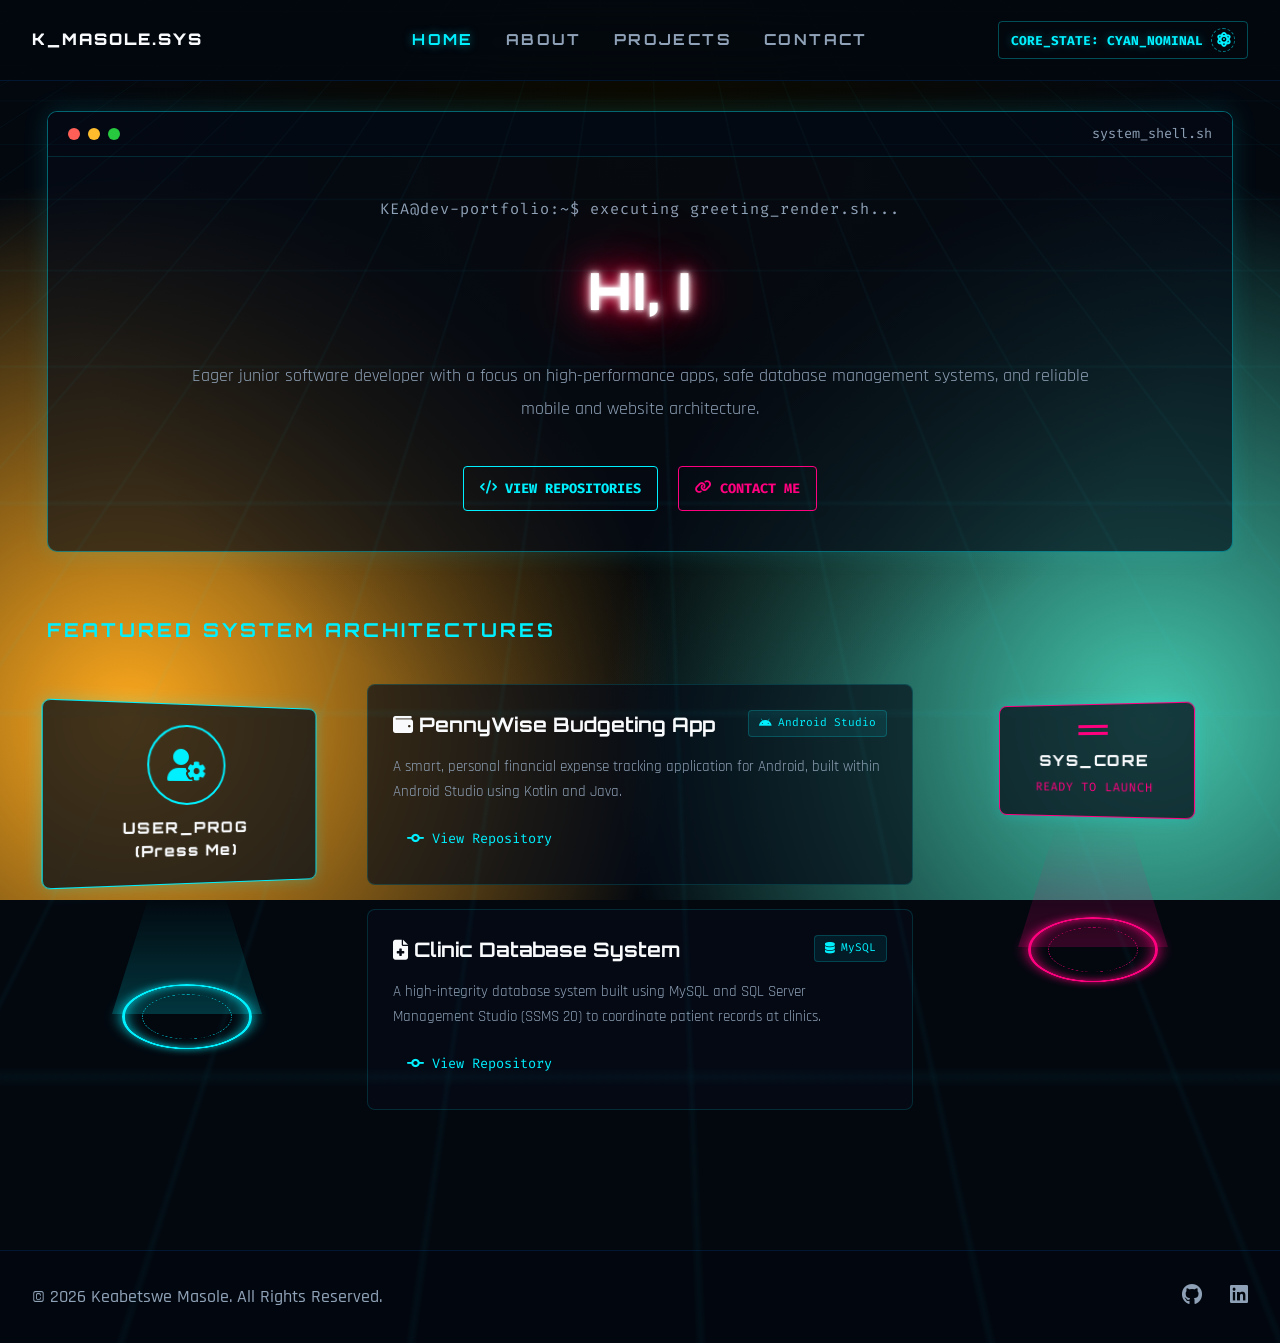
<file: index.html>
<!DOCTYPE html>
<html lang="en">
<head>
    <meta charset="UTF-8">
    <meta name="viewport" content="width=device-width, initial-scale=1.0">
    <title>Keabetswe Masole | Portfolio</title>
    <link rel="preconnect" href="https://fonts.googleapis.com">
    <link rel="preconnect" href="https://fonts.gstatic.com" crossorigin>
    <link href="https://fonts.googleapis.com/css2?family=Fira+Code:wght@400;500;700&family=Orbitron:wght@700;800;900&family=Rajdhani:wght@500;600;700&display=swap" rel="stylesheet">
    <link rel="stylesheet" href="https://cdnjs.cloudflare.com/ajax/libs/font-awesome/6.4.0/css/all.min.css">
    <link rel="stylesheet" href="css/style.css">
</head>
<body>
<div id="cyber-preloader" aria-hidden="true">
    <div class="loading-text">Initializing Systems...</div>
</div>

<header class="main-header">
    <div class="container">
        <nav class="navbar">
            <div style="grid-column: 1;">
                <a href="index.html" style="text-decoration: none;">
                    <span style="font-family: 'Orbitron', sans-serif; font-weight: 900; color: var(--text-primary); letter-spacing: 2px;">K_MASOLE.SYS</span>
                </a>
            </div>

            <div class="nav-links">
                <a href="index.html" class="nav-link-item active">Home</a>
                <a href="about.html" class="nav-link-item">About</a>
                <a href="projects.html" class="nav-link-item">Projects</a>
                <a href="contact.html" class="nav-link-item">Contact</a>
            </div>

            <div class="micro-status-dashboard">
                <button class="system-palette-trigger" id="voltageTrigger" style="background: none; border: 1px solid rgba(0,240,255,0.3); padding: 6px 12px; cursor: pointer; display: flex; align-items: center; gap: 8px; border-radius: 4px;">
                    <span id="coreStatusLabel" class="status-cyan" style="color: var(--neon-cyan); font-family: 'Fira Code', monospace; font-size: 0.8rem;">CORE_STATE: CYAN_NOMINAL</span>
                    <div class="rotating-reactor">
                        <i class="fa-solid fa-atom"></i>
                        <div class="reactor-halo"></div>
                    </div>
                </button>
            </div>
        </nav>
    </div>
</header>

<main class="content-wrapper">
    <div class="container">
        <div style="margin-top: 30px; flex: 1; width: 100%; max-width: 1400px; padding: 0 15px;">
            <div class="hero-grid" style="display: flex; width: 100%; margin-bottom: 3rem; justify-content: center;">
                <div class="terminal-card" style="width: 100%; max-width: 1200px; background: var(--bg-card); border: var(--border-glow-cyan); border-radius: 10px; overflow: hidden; box-shadow: 0 0 25px rgba(0, 240, 255, 0.15);">
                    <div class="terminal-header" style="background: rgba(4, 9, 20, 0.95); border-bottom: 1px solid rgba(0, 240, 255, 0.15); padding: 12px 20px; display: flex; justify-content: space-between; align-items: center;">
                        <div class="terminal-buttons" style="display: flex; gap: 8px;">
                            <span class="term-btn red" style="width: 12px; height: 12px; border-radius: 50%; background-color: #ff5f56; display: inline-block;"></span>
                            <span class="term-btn yellow" style="width: 12px; height: 12px; border-radius: 50%; background-color: #ffbd2e; display: inline-block;"></span>
                            <span class="term-btn green" style="width: 12px; height: 12px; border-radius: 50%; background-color: #27c93f; display: inline-block;"></span>
                        </div>
                        <div class="terminal-title" style="font-family: 'Fira Code', monospace; font-size: 0.85rem; color: var(--text-muted);">system_shell.sh</div>
                    </div>

                    <div class="terminal-body" style="padding: 40px; text-align: center;">
                        <p style="font-family: 'Fira Code', monospace; color: var(--text-muted); font-size: 0.95rem; margin-bottom: 1.5rem; letter-spacing: 1px;">KEA@dev-portfolio:~$ executing greeting_render.sh...</p>
                        <h1 id="typewriter-effect" class="neon-title" style="margin-bottom: 25px;">HI, I'M KEABETSWE MASOLE.</h1>
                        <p style="font-size: 1.15rem; color: var(--text-muted); line-height: 1.8; max-width: 900px; margin: 0 auto 2.5rem; font-family: 'Rajdhani', sans-serif;">
                            Eager junior software developer with a focus on high-performance apps, safe database management systems, and reliable mobile and website architecture.
                        </p>

                        <div style="display: flex; gap: 20px; justify-content: center;">
                            <a href="projects.html" class="mini-repo-btn" style="text-decoration: none;"><i class="fa-solid fa-code"></i> VIEW REPOSITORIES</a>
                            <a href="contact.html" class="mini-repo-btn" style="text-decoration: none; border-color: var(--neon-magenta); color: var(--neon-magenta);"><i class="fa-solid fa-link"></i> CONTACT ME</a>
                        </div>
                    </div>
                </div>
            </div>

            <div style="margin-top: 4rem; padding-bottom: 60px;">
                <h3 style="font-family: 'Orbitron', sans-serif; color: var(--neon-cyan); letter-spacing: 3px; font-size: 1.2rem; text-transform: uppercase; margin-bottom: 2rem;">FEATURED SYSTEM ARCHITECTURES</h3>

                <div class="bottom-showcase-layout">
                    <div class="hologram-podium-container left-podium" style="display: flex; flex-direction: column; align-items: center; justify-content: flex-end;">
                        <div class="hover-scan-wrapper" style="position: relative; width: 100%; display: flex; flex-direction: column; align-items: center;">
                            <style>
                                .hover-scan-wrapper:hover .hologram-image-popup {
                                    opacity: 1 !important;
                                    visibility: visible !important;
                                }
                            </style>

                            <div class="hologram-image-popup" style="position: absolute; bottom: 120px; left: 50%; transform: translateX(-50%); width: 240px; height: 280px; background: rgba(4, 9, 20, 0.98); border: 2px solid var(--neon-cyan); border-radius: 8px; opacity: 0; visibility: hidden; transition: opacity 0.3s ease; z-index: 100; pointer-events: none; padding: 10px; box-shadow: 0 0 20px rgba(0, 240, 255, 0.4);">
                                <img src="assets/Me.jpeg" alt="Profile" style="width: 100%; height: 210px; object-fit: cover; border-radius: 4px;">
                                <div style="color: var(--neon-cyan); font-family: 'Fira Code', monospace; font-size: 0.7rem; text-align: center; margin-top: 10px;">[IDENTITY_CONFIRMED]</div>
                            </div>

                            <div class="podium-project-screen" style="transform: perspective(500px) rotateY(12deg); background: rgba(6, 12, 24, 0.75); border: 1px solid var(--neon-cyan); padding: 20px; border-radius: 8px; width: 100%; cursor: pointer;">
                                <div class="podium-screen-inner" style="text-align: center;">
                                    <div class="scanner-node" style="width: 80px; height: 80px; border-radius: 50%; border: 2px solid var(--neon-cyan); display: flex; align-items: center; justify-content: center; margin: 0 auto 12px;">
                                        <i class="fa-solid fa-user-gear" style="font-size: 2rem; color: var(--neon-cyan);"></i>
                                    </div>
                                    <span class="podium-label" style="font-family: 'Orbitron'; font-size: 0.95rem;">USER_PROG <br> (Press Me)</span>
                                </div>
                            </div>
                        </div>

                        <div class="hologram-beam"></div>
                        <div class="podium-base">
                            <div class="podium-ring ring-1"></div>
                            <div class="podium-ring ring-2"></div>
                        </div>
                    </div>

                    <div style="display: flex; flex-direction: column; gap: 24px;">
                        <div class="mini-project-box" style="display: flex; flex-direction: column; gap: 15px; padding: 25px; background: var(--bg-card); border: 1px solid rgba(0,240,255,0.15); border-radius: 8px;">
                            <div style="display: flex; justify-content: space-between; align-items: flex-start;">
                                <h4 style="font-family: 'Orbitron', sans-serif; font-size: 1.25rem; color: var(--text-primary);"><i class="fa-solid fa-wallet"></i> PennyWise Budgeting App</h4>
                                <span class="mini-tag" style="font-size: 0.7rem;"><i class="fa-brands fa-android"></i> Android Studio</span>
                            </div>
                            <p style="color: var(--text-muted); font-size: 0.95rem; line-height: 1.6;">
                                A smart, personal financial expense tracking application for Android, built within Android Studio using Kotlin and Java.
                            </p>
                            <a href="https://github.com/FadingPandaa/PennyWise-Budgeting-App" target="_blank" style="color: var(--neon-cyan); font-family: 'Fira Code', monospace; font-size: 0.85rem; text-decoration: none;"><i class="fa-solid fa-code-commit"></i> View Repository</a>
                        </div>

                        <div class="mini-project-box" style="display: flex; flex-direction: column; gap: 15px; padding: 25px; background: var(--bg-card); border: 1px solid rgba(0,240,255,0.15); border-radius: 8px;">
                            <div style="display: flex; justify-content: space-between; align-items: flex-start;">
                                <h4 style="font-family: 'Orbitron', sans-serif; font-size: 1.25rem; color: var(--text-primary);"><i class="fa-solid fa-file-medical"></i> Clinic Database System</h4>
                                <span class="mini-tag" style="font-size: 0.7rem;"><i class="fa-solid fa-database"></i> MySQL</span>
                            </div>
                            <p style="color: var(--text-muted); font-size: 0.95rem; line-height: 1.6;">
                                A high-integrity database system built using MySQL and SQL Server Management Studio (SSMS 20) to coordinate patient records at clinics.
                            </p>
                            <a href="https://github.com/FadingPandaa/Clinic-Database-System-CDS-" target="_blank" style="color: var(--neon-cyan); font-family: 'Fira Code', monospace; font-size: 0.85rem; text-decoration: none;"><i class="fa-solid fa-code-commit"></i> View Repository</a>
                        </div>
                    </div>

                    <div class="hologram-podium-container right-podium" style="display: flex; flex-direction: column; align-items: center; justify-content: flex-end;">
                        <div class="podium-project-screen" style="transform: perspective(500px) rotateY(-12deg); background: rgba(6, 12, 24, 0.75); border: 1px solid var(--neon-magenta); padding: 20px; border-radius: 8px;">
                            <div class="podium-screen-inner" style="text-align: center;">
                                <div style="display: flex; flex-direction: column; gap: 4px; align-items: center; margin-bottom: 15px;">
                                    <span style="height: 3px; width: 30px; background: var(--neon-magenta); display: block;"></span>
                                    <span style="height: 3px; width: 30px; background: var(--neon-magenta); display: block;"></span>
                                </div>
                                <span class="podium-label" style="font-family: 'Orbitron', sans-serif; font-size: 0.95rem; display: block; margin-bottom: 5px; color: var(--text-primary);">SYS_CORE</span>
                                <span style="font-family: 'Fira Code', monospace; font-size: 0.75rem; color: var(--neon-magenta); letter-spacing: 1px;">READY TO LAUNCH</span>
                            </div>
                        </div>

                        <div class="hologram-beam"></div>
                        <div class="podium-base">
                            <div class="podium-ring ring-1"></div>
                            <div class="podium-ring ring-2"></div>
                        </div>
                    </div>
                </div>
            </div>
        </div>
    </div>
</main>

<footer class="main-footer">
    <div class="container footer-content">
        <p class="copyright-text">&copy; <span id="year"></span> Keabetswe Masole. All Rights Reserved.</p>
        <div class="social-links">
            <a href="https://github.com/FadingPandaa" target="_blank" rel="noopener noreferrer"><i class="fa-brands fa-github"></i></a>
            <a href="https://linkedin.com/in/keabetswe-masole" target="_blank" rel="noopener noreferrer"><i class="fa-brands fa-linkedin"></i></a>
        </div>
    </div>
</footer>

<script>
    window.addEventListener('load', function() {
        const preloader = document.getElementById('cyber-preloader');
        setTimeout(function() {
            if (preloader) {
                preloader.style.opacity = '0';
                preloader.style.visibility = 'hidden';
            }
            document.body.classList.add('page-visible');
        }, 800);
    }, { once: true });

    const yearNode = document.getElementById('year');
    if (yearNode) {
        yearNode.textContent = new Date().getFullYear();
    }
</script>
<script src="js/main.js"></script>
</body>
</html>
</file>
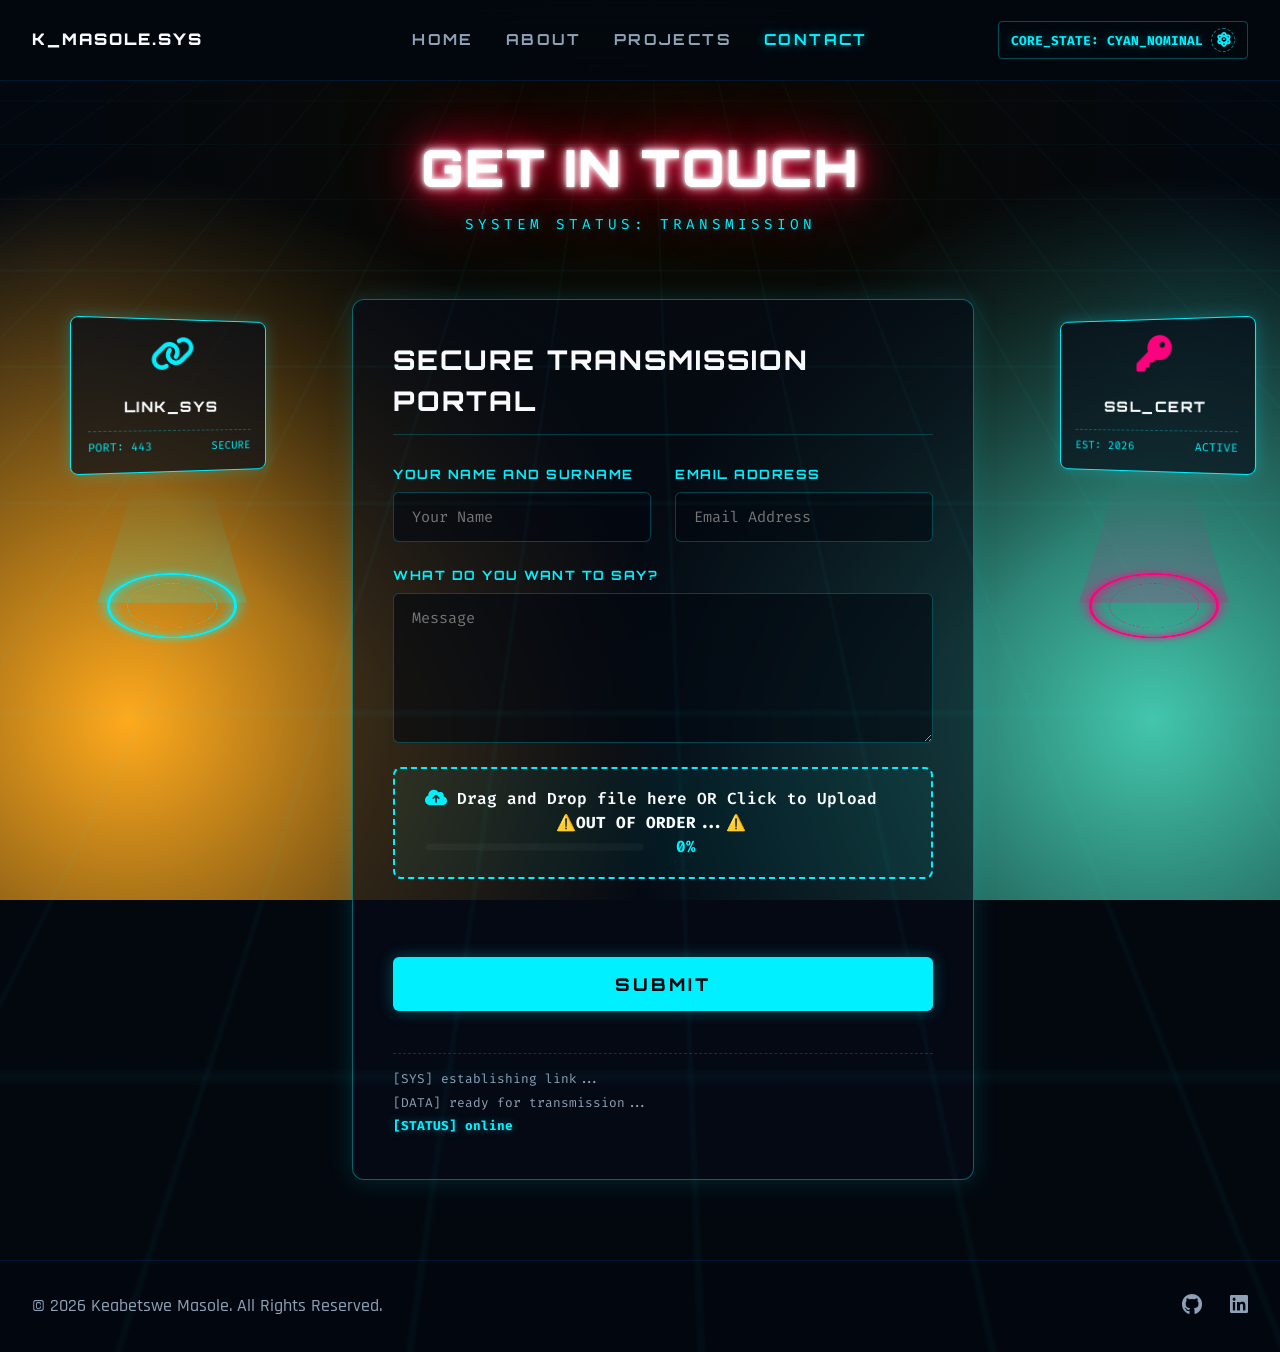
<file: contact.html>
<!DOCTYPE html>
<html lang="en">
<head>
    <meta charset="UTF-8">
    <meta name="viewport" content="width=device-width, initial-scale=1.0">
    <title>Contact | Keabetswe Masole</title>
    <link rel="preconnect" href="https://fonts.googleapis.com">
    <link rel="preconnect" href="https://fonts.gstatic.com" crossorigin>
    <link href="https://fonts.googleapis.com/css2?family=Fira+Code:wght@400;500;700&family=Orbitron:wght@700;800;900&family=Rajdhani:wght@500;600;700&display=swap" rel="stylesheet">
    <link rel="stylesheet" href="https://cdnjs.cloudflare.com/ajax/libs/font-awesome/6.4.0/css/all.min.css">
    <link rel="stylesheet" href="css/style.css">
</head>
<body>
<div id="cyber-preloader" aria-hidden="true">
    <div class="loading-text">Initializing Systems...</div>
</div>

<header class="main-header">
    <div class="container">
        <nav class="navbar">
            <div style="grid-column: 1;">
                <a href="index.html" style="text-decoration: none;">
                    <span style="font-family: 'Orbitron', sans-serif; font-weight: 900; color: var(--text-primary); letter-spacing: 2px;">K_MASOLE.SYS</span>
                </a>
            </div>

            <div class="nav-links">
                <a href="index.html" class="nav-link-item">Home</a>
                <a href="about.html" class="nav-link-item">About</a>
                <a href="projects.html" class="nav-link-item">Projects</a>
                <a href="contact.html" class="nav-link-item active">Contact</a>
            </div>

            <div class="micro-status-dashboard">
                <button class="system-palette-trigger" id="voltageTrigger" style="background: none; border: 1px solid rgba(0,240,255,0.3); padding: 6px 12px; cursor: pointer; display: flex; align-items: center; gap: 8px; border-radius: 4px;">
                    <span id="coreStatusLabel" class="status-cyan" style="color: var(--neon-cyan); font-family: 'Fira Code', monospace; font-size: 0.8rem;">CORE_STATE: CYAN_NOMINAL</span>
                    <div class="rotating-reactor">
                        <i class="fa-solid fa-atom"></i>
                        <div class="reactor-halo"></div>
                    </div>
                </button>
            </div>
        </nav>
    </div>
</header>

<main class="content-wrapper">
    <div class="container">
        <div class="contact-page">
            <section class="contact-hero">
                <h1 class="neon-title">GET IN TOUCH</h1>
                <p class="status-transmission-label">SYSTEM STATUS: TRANSMISSION</p>
            </section>

            <div class="bottom-showcase-layout">
                <div class="hologram-podium-container left-podium">
                    <div class="podium-project-screen">
                        <div class="podium-screen-inner">
                            <i class="fa-solid fa-link podium-icon" style="font-size:36px;color:var(--neon-cyan);"></i>
                            <span class="podium-label">LINK_SYS</span>
                            <div class="podium-stats-bar"><span>PORT: 443</span><span>SECURE</span></div>
                        </div>
                    </div>
                    <div class="hologram-beam"></div>
                    <div class="podium-base"><div class="podium-ring ring-1"></div><div class="podium-ring ring-2"></div></div>
                </div>

                <!-- Form begins here. -->
                <div class="transmission-portal-wrapper profile-dossier-wrapper">
                    <h2 class="portal-header-title">SECURE TRANSMISSION PORTAL</h2>
 
                    <form id="contactForm" class="secure-transmission-portal" action="https://api.web3forms.com/submit" method="POST" enctype="multipart/form-data">
                        <input type="hidden" name="access_key" value="0402e44b-b91f-487e-8ee2-66200a13e672">
                        <input type="hidden" name="redirect" value="https://fadingpandaa.github.io/Dev-Profile/success.html">

                        
                        <div class="portal-form-row">
                            <div class="portal-group">
                                <label for="name">YOUR NAME AND SURNAME</label>
                                <input id="name" name="name" type="text" placeholder="Your Name" required>
                            </div>
                            <div class="portal-group">
                                <label for="email">EMAIL ADDRESS</label>
                                <input id="email" name="email" type="email" placeholder="Email Address" required>
                            </div>
                        </div>

                        <div class="portal-group">
                            <label for="message">WHAT DO YOU WANT TO SAY?</label>
                            <textarea id="message" name="message" rows="6" placeholder="Message" required></textarea>
                        </div>

                        <div class="file-drop-zone" id="dropZone">
                            <input type="file" name="attachment" id="fileUpload" hidden multiple>
                            <label for="fileUpload" id="dropLabel"><i class="fa-solid fa-cloud-arrow-up"></i> Drag and Drop file here OR Click to Upload <br> <b>⚠️OUT OF ORDER...⚠️</b>
                            <div class="progress-wrap" aria-hidden="true">
                                <div class="progress-track">
                                    <div id="uploadProgress" class="progress-bar" style="width:0%;"></div>
                                </div>
                                <span id="uploadPercent">0%</span>
                            </div>
                        </div>
                        <div id="fileName" style="margin-top: 10px; color: var(--neon-magenta); min-height:20px;"></div>

                        <button type="submit" class="portal-submit-btn">SUBMIT</button>

                        <div class="console-status-diagnostics" style="margin-top:18px;">
                            <p>[SYS] establishing link...</p>
                            <p>[DATA] ready for transmission...</p>
                            <p class="status-glow">[STATUS] online</p>
                        </div>
                    </form>

                    <div id="successMessage" class="success-screen" style="display:none; padding:40px;">
                        <h2 style="color:var(--neon-cyan); font-family: 'Orbitron', sans-serif; text-align:center;">TRANSMISSION COMPLETE</h2>
                        <p style="color:var(--text-muted); margin-top:10px; text-align:center;">Your mail has been successfully sent.</p>
                        <div style="text-align:center; margin-top:18px;">
                            <a href="index.html" class="mini-repo-btn success-return">RETURN TO MAIN STATION</a>
                        </div>
                    </div>
                </div>

                <div class="hologram-podium-container right-podium">
                    <div class="podium-project-screen">
                        <div class="podium-screen-inner">
                            <i class="fa-solid fa-key podium-icon" style="font-size:36px;color:var(--neon-magenta);"></i>
                            <span class="podium-label">SSL_CERT</span>
                            <div class="podium-stats-bar"><span>EST: 2026</span><span>ACTIVE</span></div>
                        </div>
                    </div>
                    <div class="hologram-beam"></div>
                    <div class="podium-base"><div class="podium-ring ring-1"></div><div class="podium-ring ring-2"></div></div>
                </div>
            </div>
        </div>
    </div>
</main>

<footer class="main-footer">
    <div class="container footer-content">
        <p class="copyright-text">&copy; <span id="year"></span> Keabetswe Masole. All Rights Reserved.</p>
        <div class="social-links">
            <a href="https://github.com/FadingPandaa" target="_blank" rel="noopener noreferrer"><i class="fa-brands fa-github"></i></a>
            <a href="https://linkedin.com/in/keabetswe-masole" target="_blank" rel="noopener noreferrer"><i class="fa-brands fa-linkedin"></i></a>
        </div>
    </div>
</footer>

<script>
    window.addEventListener('load', function() {
        const preloader = document.getElementById('cyber-preloader');
        setTimeout(function() {
            if (preloader) {
                preloader.style.opacity = '0';
                preloader.style.visibility = 'hidden';
            }
            document.body.classList.add('page-visible');
        }, 800);
    }, { once: true });

    const yearNode = document.getElementById('year');
    if (yearNode) {
        yearNode.textContent = new Date().getFullYear();
    }
</script>
<script src="js/main.js"></script>
</body>
</html>
</file>
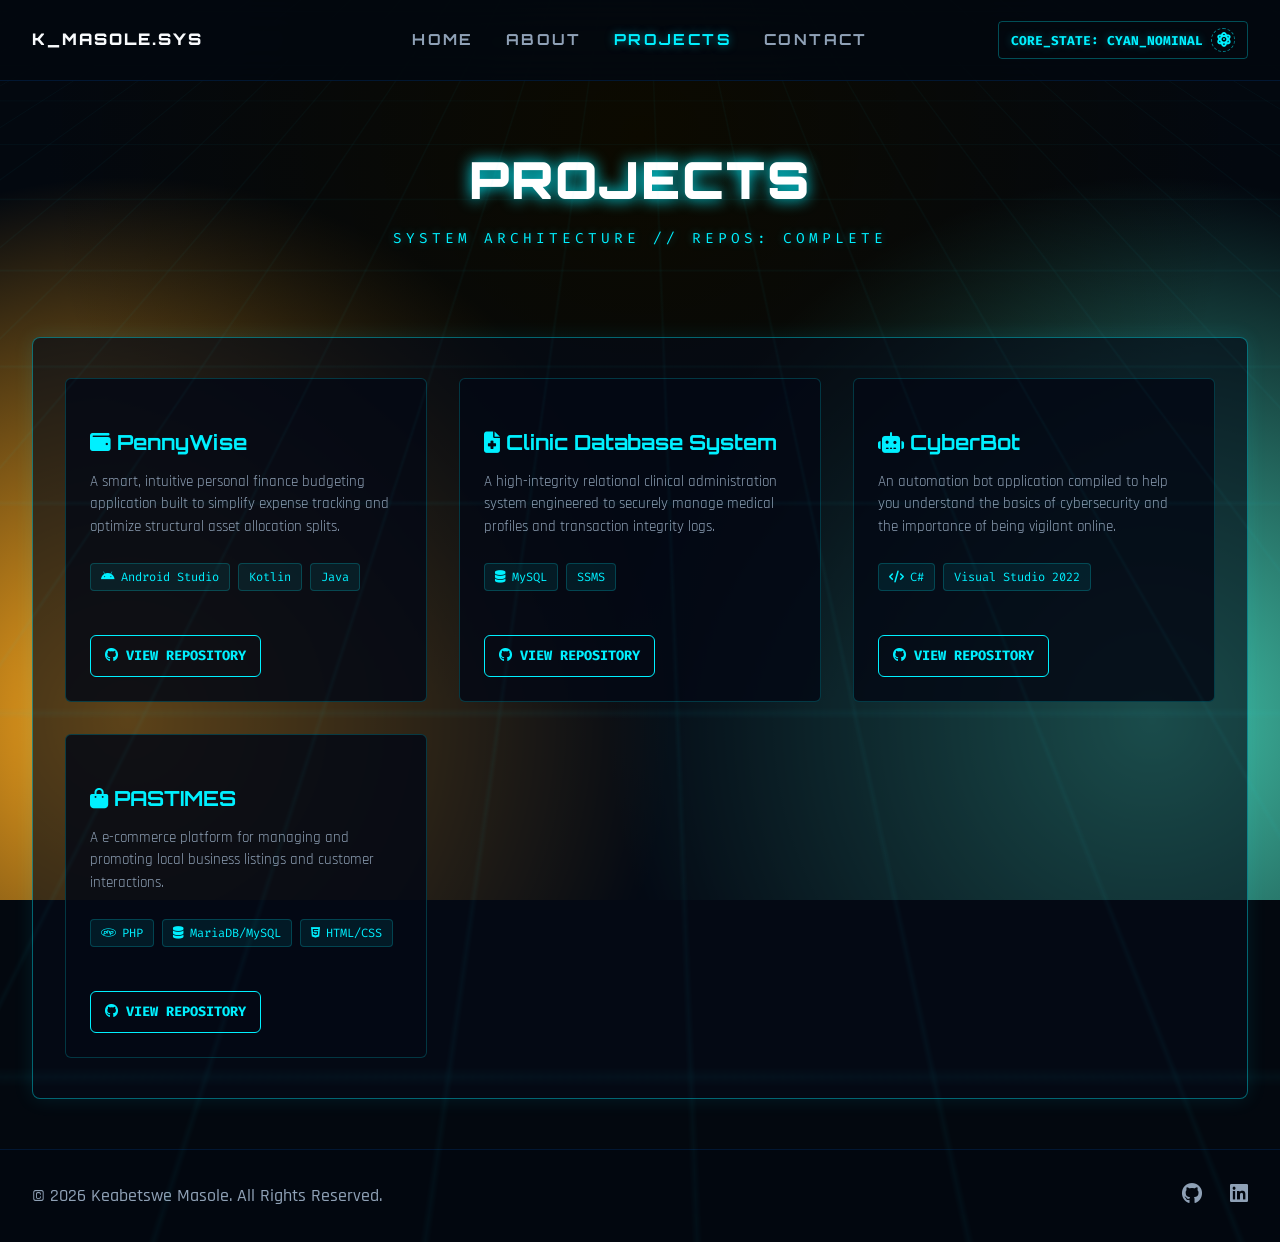
<file: projects.html>
<!DOCTYPE html>
<html lang="en">
<head>
    <meta charset="UTF-8">
    <meta name="viewport" content="width=device-width, initial-scale=1.0">
    <title>Projects | Keabetswe Masole</title>
    <link rel="preconnect" href="https://fonts.googleapis.com">
    <link rel="preconnect" href="https://fonts.gstatic.com" crossorigin>
    <link href="https://fonts.googleapis.com/css2?family=Fira+Code:wght@400;500;700&family=Orbitron:wght@700;800;900&family=Rajdhani:wght@500;600;700&display=swap" rel="stylesheet">
    <link rel="stylesheet" href="https://cdnjs.cloudflare.com/ajax/libs/font-awesome/6.4.0/css/all.min.css">
    <link rel="stylesheet" href="css/style.css">
</head>
<body>
<div id="cyber-preloader" aria-hidden="true">
    <div class="loading-text">Initializing Systems...</div>
</div>

<header class="main-header">
    <div class="container">
        <nav class="navbar">
            <div style="grid-column: 1;">
                <a href="index.html" style="text-decoration: none;">
                    <span style="font-family: 'Orbitron', sans-serif; font-weight: 900; color: var(--text-primary); letter-spacing: 2px;">K_MASOLE.SYS</span>
                </a>
            </div>

            <div class="nav-links">
                <a href="index.html" class="nav-link-item">Home</a>
                <a href="about.html" class="nav-link-item">About</a>
                <a href="projects.html" class="nav-link-item active">Projects</a>
                <a href="contact.html" class="nav-link-item">Contact</a>
            </div>

            <div class="micro-status-dashboard">
                <button class="system-palette-trigger" id="voltageTrigger" style="background: none; border: 1px solid rgba(0,240,255,0.3); padding: 6px 12px; cursor: pointer; display: flex; align-items: center; gap: 8px; border-radius: 4px;">
                    <span id="coreStatusLabel" class="status-cyan" style="color: var(--neon-cyan); font-family: 'Fira Code', monospace; font-size: 0.8rem;">CORE_STATE: CYAN_NOMINAL</span>
                    <div class="rotating-reactor">
                        <i class="fa-solid fa-atom"></i>
                        <div class="reactor-halo"></div>
                    </div>
                </button>
            </div>
        </nav>
    </div>
</header>

<main class="content-wrapper">
    <div class="container">
        <div class="about-page" style="padding-bottom: 50px;">
            <div class="hero-section">
                <h1 class="neon-title" style="text-shadow: 0 0 15px var(--neon-cyan);">PROJECTS</h1>
                <p class="status-transmission-label">SYSTEM ARCHITECTURE // REPOS: COMPLETE</p>
            </div>

            <div class="summary-card cyan-theme-card" style="margin-top: 3rem; padding: 2.5rem 2rem; background: var(--bg-card); border: var(--border-glow-cyan); border-radius: 8px; box-shadow: 0 0 20px rgba(0, 240, 255, 0.1);">
                <div class="nested-project-row" style="display: grid; grid-template-columns: repeat(auto-fit, minmax(300px, 1fr)); gap: 2rem;">
                    <div class="mini-project-box" style="display: flex; flex-direction: column; justify-content: space-between; height: 100%; min-height: 250px;">
                        <div>
                            <img src="assets/PennyWise.jpeg" alt="PennyWise project preview" class="project-thumb">
                            <h3 style="font-family: 'Orbitron', sans-serif; color: var(--neon-cyan); font-size: 1.3rem; margin-bottom: 0.75rem;"><i class="fa-solid fa-wallet"></i> PennyWise</h3>
                            <p style="color: var(--text-muted); font-size: 0.95rem; line-height: 1.5; margin-bottom: 1.5rem;">A smart, intuitive personal finance budgeting application built to simplify expense tracking and optimize structural asset allocation splits.</p>

                            <div class="mini-tags" style="margin-bottom: 1.5rem;">
                                <span class="mini-tag"><i class="fa-brands fa-android"></i> Android Studio</span>
                                <span class="mini-tag">Kotlin</span>
                                <span class="mini-tag">Java</span>
                            </div>
                        </div>
                        <a href="https://github.com/FadingPandaa/PennyWise-Budgeting-App" target="_blank" class="mini-repo-btn">
                            <i class="fa-brands fa-github"></i> View Repository
                        </a>
                    </div>

                    <div class="mini-project-box" style="display: flex; flex-direction: column; justify-content: space-between; height: 100%; min-height: 250px;">
                        <div>
                            <img src="assets/Clinic Database System.png" alt="CDS project preview" class="project-thumb">
                            <h3 style="font-family: 'Orbitron', sans-serif; color: var(--neon-cyan); font-size: 1.3rem; margin-bottom: 0.75rem;"><i class="fa-solid fa-file-medical"></i> Clinic Database System</h3>
                            <p style="color: var(--text-muted); font-size: 0.95rem; line-height: 1.5; margin-bottom: 1.5rem;">A high-integrity relational clinical administration system engineered to securely manage medical profiles and transaction integrity logs.</p>

                            <div class="mini-tags" style="margin-bottom: 1.5rem;">
                                <span class="mini-tag"><i class="fa-solid fa-database"></i> MySQL</span>
                                <span class="mini-tag">SSMS</span>
                            </div>
                        </div>
                        <a href="https://github.com/FadingPandaa/Clinic-Database-System-CDS-" target="_blank" class="mini-repo-btn">
                            <i class="fa-brands fa-github"></i> View Repository
                        </a>
                    </div>

                    <div class="mini-project-box" style="display: flex; flex-direction: column; justify-content: space-between; height: 100%; min-height: 250px;">
                        <div>
                            <img src="assets/CyberBot App.jpg" alt="CyberBot project preview" class="project-thumb">
                            <h3 style="font-family: 'Orbitron', sans-serif; color: var(--neon-cyan); font-size: 1.3rem; margin-bottom: 0.75rem;"><i class="fa-solid fa-robot"></i> CyberBot</h3>
                            <p style="color: var(--text-muted); font-size: 0.95rem; line-height: 1.5; margin-bottom: 1.5rem;">An automation bot application compiled to help you understand the basics of cybersecurity and the importance of being vigilant online.</p>

                            <div class="mini-tags" style="margin-bottom: 1.5rem;">
                                <span class="mini-tag"><i class="fa-solid fa-code"></i> C#</span>
                                <span class="mini-tag">Visual Studio 2022</span>
                            </div>
                        </div>
                        <a href="https://github.com/FadingPandaa/CyberBot-Application" target="_blank" class="mini-repo-btn">
                            <i class="fa-brands fa-github"></i> View Repository
                        </a>
                    </div>

                    <div class="mini-project-box" style="display: flex; flex-direction: column; justify-content: space-between; height: 100%; min-height: 250px;">
                        <div>
                            <img src="assets/PASTIMES.png" alt="PASTIMES project preview" class="project-thumb">
                            <h3 style="font-family: 'Orbitron', sans-serif; color: var(--neon-cyan); font-size: 1.3rem; margin-bottom: 0.75rem;"><i class="fa-solid fa-bag-shopping"></i> PASTIMES</h3>
                            <p style="color: var(--text-muted); font-size: 0.95rem; line-height: 1.5; margin-bottom: 1.5rem;">A e-commerce platform for managing and promoting local business listings and customer interactions.</p>

                            <div class="mini-tags" style="margin-bottom: 1.5rem;">
                                <span class="mini-tag"><i class="fa-brands fa-php"></i> PHP</span>
                                <span class="mini-tag"><i class="fa-solid fa-database"></i> MariaDB/MySQL</span>
                                <span class="mini-tag"><i class="fa-brands fa-html5"></i> HTML/CSS</span>
                            </div>
                        </div>
                        <a href="https://github.com/FadingPandaa/PASTIMES" target="_blank" class="mini-repo-btn">
                            <i class="fa-brands fa-github"></i> View Repository
                        </a>
                    </div>
                </div>
            </div>
        </div>
    </div>
</main>

<footer class="main-footer">
    <div class="container footer-content">
        <p class="copyright-text">&copy; <span id="year"></span> Keabetswe Masole. All Rights Reserved.</p>
        <div class="social-links">
            <a href="https://github.com/FadingPandaa" target="_blank" rel="noopener noreferrer"><i class="fa-brands fa-github"></i></a>
            <a href="https://linkedin.com/in/keabetswe-masole" target="_blank" rel="noopener noreferrer"><i class="fa-brands fa-linkedin"></i></a>
        </div>
    </div>
</footer>

<script>
    window.addEventListener('load', function() {
        const preloader = document.getElementById('cyber-preloader');
        setTimeout(function() {
            if (preloader) {
                preloader.style.opacity = '0';
                preloader.style.visibility = 'hidden';
            }
            document.body.classList.add('page-visible');
        }, 800);
    }, { once: true });

    const yearNode = document.getElementById('year');
    if (yearNode) {
        yearNode.textContent = new Date().getFullYear();
    }
</script>
<script src="js/main.js"></script>
</body>
</html>
</file>
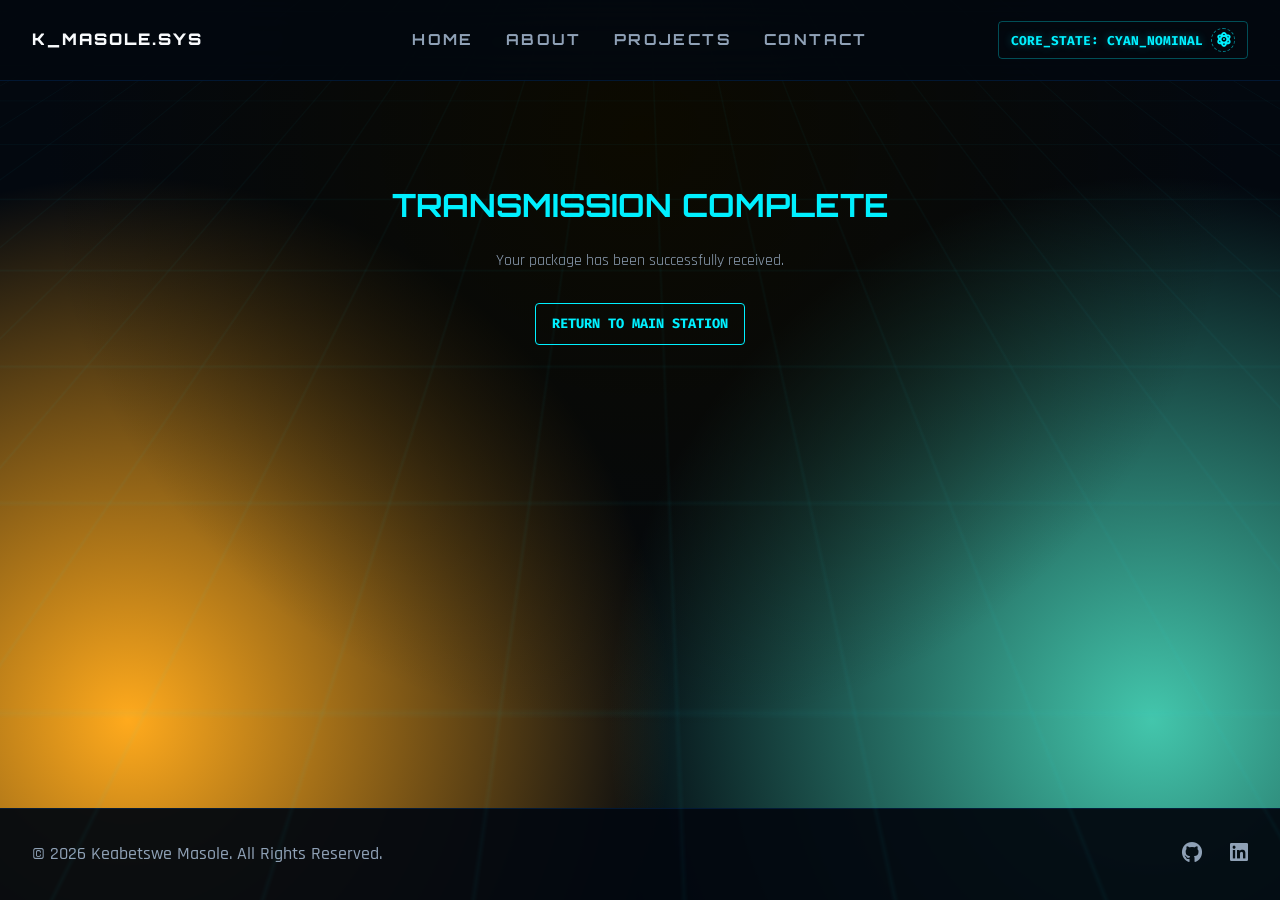
<file: success.html>
<!DOCTYPE html>
<html lang="en">
<head>
    <meta charset="UTF-8">
    <meta name="viewport" content="width=device-width, initial-scale=1.0">
    <title>Success | Keabetswe Masole</title>
    <link rel="preconnect" href="https://fonts.googleapis.com">
    <link rel="preconnect" href="https://fonts.gstatic.com" crossorigin>
    <link href="https://fonts.googleapis.com/css2?family=Fira+Code:wght@400;500;700&family=Orbitron:wght@700;800;900&family=Rajdhani:wght@500;600;700&display=swap" rel="stylesheet">
    <link rel="stylesheet" href="https://cdnjs.cloudflare.com/ajax/libs/font-awesome/6.4.0/css/all.min.css">
    <link rel="stylesheet" href="css/style.css">
</head>
<body>
<div id="cyber-preloader" aria-hidden="true">
    <div class="loading-text">Initializing Systems...</div>
</div>

<header class="main-header">
    <div class="container">
        <nav class="navbar">
            <div style="grid-column: 1;">
                <a href="index.html" style="text-decoration: none;">
                    <span style="font-family: 'Orbitron', sans-serif; font-weight: 900; color: var(--text-primary); letter-spacing: 2px;">K_MASOLE.SYS</span>
                </a>
            </div>

            <div class="nav-links">
                <a href="index.html" class="nav-link-item">Home</a>
                <a href="about.html" class="nav-link-item">About</a>
                <a href="projects.html" class="nav-link-item">Projects</a>
                <a href="contact.html" class="nav-link-item">Contact</a>
            </div>

            <div class="micro-status-dashboard">
                <button class="system-palette-trigger" id="voltageTrigger" style="background: none; border: 1px solid rgba(0,240,255,0.3); padding: 6px 12px; cursor: pointer; display: flex; align-items: center; gap: 8px; border-radius: 4px;">
                    <span id="coreStatusLabel" class="status-cyan" style="color: var(--neon-cyan); font-family: 'Fira Code', monospace; font-size: 0.8rem;">CORE_STATE: CYAN_NOMINAL</span>
                    <div class="rotating-reactor">
                        <i class="fa-solid fa-atom"></i>
                        <div class="reactor-halo"></div>
                    </div>
                </button>
            </div>
        </nav>
    </div>
</header>

<main class="content-wrapper">
    <div class="container">
        <div class="success-page" style="text-align: center; padding: 100px 20px;">
            <h1 style="color: var(--neon-cyan); font-family: 'Orbitron', sans-serif;">TRANSMISSION COMPLETE</h1>
            <p style="color: var(--text-muted); margin-top: 20px;">Your package has been successfully received.</p>
            <a href="index.html" class="mini-repo-btn" style="margin-top: 30px; display: inline-block;">RETURN TO MAIN STATION</a>
        </div>
    </div>
</main>

<footer class="main-footer">
    <div class="container footer-content">
        <p class="copyright-text">&copy; <span id="year"></span> Keabetswe Masole. All Rights Reserved.</p>
        <div class="social-links">
            <a href="https://github.com/FadingPandaa" target="_blank" rel="noopener noreferrer"><i class="fa-brands fa-github"></i></a>
            <a href="https://linkedin.com/in/keabetswe-masole" target="_blank" rel="noopener noreferrer"><i class="fa-brands fa-linkedin"></i></a>
        </div>
    </div>
</footer>

<script>
    window.addEventListener('load', function() {
        const preloader = document.getElementById('cyber-preloader');
        setTimeout(function() {
            if (preloader) {
                preloader.style.opacity = '0';
                preloader.style.visibility = 'hidden';
            }
            document.body.classList.add('page-visible');
        }, 800);
    }, { once: true });

    const yearNode = document.getElementById('year');
    if (yearNode) {
        yearNode.textContent = new Date().getFullYear();
    }
</script>
<script src="js/main.js"></script>
</body>
</html>
</file>
<file: css/style.css>
/* ==========================================================================
   1. COLOR INTERFACES & GLOBAL PAGE BASE
   ========================================================================== */
:root {
    --bg-dark: #03080f;         
    --bg-card: rgba(6, 12, 24, 0.65); 
    --text-primary: #f8fafc;    
    --text-muted: #8fa1b6;      
    --neon-cyan: #00f0ff;       
    --neon-magenta: #ff007f;    
    --neon-blue: #0072ff;
    --border-glow-cyan: 1.5px solid rgba(0, 240, 255, 0.4);
    --border-glow-magenta: 1.5px solid rgba(255, 0, 127, 0.4);
    --transition-speed: 0.3s;
}

* {
    box-sizing: border-box;
    margin: 0;
    padding: 0;
}

/* Background gradient color */
body {
    background-color: var(--bg-dark);
    background-image: 
        radial-gradient(circle at 50% 15%, #0c0a00 0%, transparent 60%),
        radial-gradient(circle at 10% 80%,#ffaa1d 0%, transparent 40%),
        radial-gradient(circle at 90% 80%, #43c6ac 0%, transparent 40%);
    background-attachment: fixed;
    color: var(--text-primary);
    font-family: 'Rajdhani', -apple-system, BlinkMacSystemFont, sans-serif;
    line-height: 1.5;
    display: flex;
    flex-direction: column;
    min-height: 100vh;
    overflow-x: hidden;
    position: relative;
    opacity: 0;
    transition: opacity var(--transition-speed) ease-in-out;
}

/* Grid Background Layer */
body::before {
    content: "";
    position: fixed;
    top: 0; left: 0; width: 100%; height: 100%;
    background-image: 
        linear-gradient(rgba(0, 240, 255, 0.03) 1px, transparent 1px),
        linear-gradient(90deg, rgba(0, 240, 255, 0.03) 1px, transparent 1px);
    background-size: 50px 50px;
    transform: perspective(600px) rotateX(65deg) translateY(-25%);
    transform-origin: top;
    z-index: -2;
    animation: gridScroll 35s linear infinite;
}

@keyframes gridScroll {
    0% { background-position: 0 0; }
    100% { background-position: 0 1000px; }
}

body.page-visible {
    opacity: 1;
}

/* Cyber Preloader Overlay */
#cyber-preloader {
    position: fixed;
    inset: 0;
    display: flex;
    align-items: center;
    justify-content: center;
    background: var(--bg-dark);
    z-index: 9999;
    transition: opacity 0.5s cubic-bezier(0.4, 0, 0.2, 1), visibility 0.5s ease;
}

#cyber-preloader .loading-text {
    font-family: 'Rajdhani', sans-serif;
    letter-spacing: 0.25rem;
    text-transform: uppercase;
    color: var(--neon-cyan);
    text-shadow: 0 0 10px rgba(0, 240, 255, 0.35);
}

body.page-visible #cyber-preloader {
    opacity: 0;
    visibility: hidden;
    pointer-events: none;
}

.container {
    width: 95%;
    max-width: 1400px; 
    margin: 0 auto;
}

.lead {
    font-size: 1.25rem;
    color: var(--text-muted);
}

/* ==========================================================================
   2. NAVBAR SYSTEM & STATUS DASHBOARD
   ========================================================================== */
.main-header {
    background: rgba(3, 8, 15, 0.9);
    backdrop-filter: blur(20px);
    -webkit-backdrop-filter: blur(20px);
    border-bottom: 1.5px solid rgba(0, 114, 255, 0.15);
    position: sticky;
    top: 0;
    z-index: 1000;
}

.navbar {
    display: grid;
    grid-template-columns: 1fr auto 1fr;
    align-items: center;
    height: 80px;
}

.nav-links {
    grid-column: 2;
    display: flex;
    gap: 32px;
}

.nav-link-item {
    font-family: 'Orbitron', sans-serif;
    font-size: 0.95rem;
    font-weight: 700;
    color: var(--text-muted);
    text-decoration: none;
    text-transform: uppercase;
    letter-spacing: 0.15rem;
    position: relative;
    padding: 8px 0;
    transition: color 0.3s ease;
}

.nav-link-item:hover, .nav-link-item.active {
    color: var(--neon-cyan);
    text-shadow: 0 0 8px rgba(0, 240, 255, 0.5);
}

.micro-status-dashboard {
    grid-column: 3;
    justify-self: end;
    display: flex;
    align-items: center;
    gap: 12px;
}

/* ==========================================================================
   3. HERO AREA & CLASSIC NEON ELECTRICAL HEADER
   ========================================================================== */
.hero-section {
    text-align: center;
    padding: 60px 0 40px;
}

/* Contact page hero adjustments */
.contact-hero {
    text-align: center;
    padding: 48px 0 24px;
}
.contact-hero .neon-title {
    margin: 0 auto 8px;
    display: block;
}
.contact-hero .status-transmission-label {
    margin-top: 8px;
}

.status-transmission-label {
    font-family: 'Fira Code', monospace;
    font-size: 0.9rem;
    color: var(--neon-cyan);
    letter-spacing: 4px;
    margin-top: 10px;
    text-shadow: 0 0 8px rgba(0, 240, 255, 0.4);
}

/* Neon Glow & Flicker Animation */
.neon-title {
    font-family: 'Orbitron', sans-serif;
    font-size: 3.2rem;
    font-weight: 900;
    color: #ffffff;
    text-transform: uppercase;
    letter-spacing: 2px;
    text-shadow: 
        0 0 4px #fff,
        0 0 11px #fff,
        0 0 19px #ff003c,
        0 0 40px #ff003c,
        0 0 80px #ff003c;
    animation: neon-electrical-flicker 3.5s infinite alternate;
}

@keyframes neon-electrical-flicker {
    0%, 19%, 21%, 23%, 25%, 54%, 56%, 100% {
        text-shadow: 
            0 0 4px #fff,
            0 0 11px #fff,
            0 0 19px #ff003c,
            0 0 40px #ff003c,
            0 0 75px #ff003c;
        opacity: 1;
    }
    20%, 24%, 55% {        
        text-shadow: none;
        opacity: 0.4;
    }
}

/* ==========================================================================
   4. HOME PAGE TERMINAL LAYOUT & TYPEWRITER STYLES
   ========================================================================== */
.hero-grid {
    display: flex;
    justify-content: center;
    margin-bottom: 2rem;
    width: 100%;
}

.terminal-card {
    background: var(--bg-card);
    border: 1.5px solid rgba(0, 240, 255, 0.25);
    box-shadow: 0 0 20px rgba(0, 240, 255, 0.1);
    border-radius: 10px;
    width: 100%;
    max-width: 800px;
    overflow: hidden;
}

.terminal-header {
    background: rgba(6, 12, 24, 0.9);
    border-bottom: 1px solid rgba(0, 240, 255, 0.15);
    padding: 12px 18px;
    display: flex;
    justify-content: space-between;
    align-items: center;
}

.terminal-buttons {
    display: flex;
    gap: 8px;
}

.term-btn {
    width: 12px;
    height: 12px;
    border-radius: 50%;
}

.term-btn.red { background-color: #ff5f56; }
.term-btn.yellow { background-color: #ffbd2e; }
.term-btn.green { background-color: #27c93f; }

.terminal-title {
    font-family: 'Fira Code', monospace;
    font-size: 0.85rem;
    color: var(--text-muted);
}

.terminal-body {
    padding: 30px;
    font-family: 'Fira Code', monospace;
    font-size: 1.1rem;
    line-height: 1.7;
    color: var(--text-primary);
}

.terminal-cursor {
    display: inline-block;
    color: var(--neon-cyan);
    font-weight: bold;
    animation: cursor-blink 1s step-end infinite;
}

.terminal-cursor.idle {
    animation: cursor-blink-slow 1.5s step-end infinite;
}

@keyframes cursor-blink {
    from, to { opacity: 1; }
    50% { opacity: 0; }
}

@keyframes cursor-blink-slow {
    from, to { opacity: 1; }
    50% { opacity: 0; }
}

/* ==========================================================================
   5. PROJECTS PAGE GALLERY LAYOUT
   ========================================================================== */
.summary-card {
    background: var(--bg-card);
    border: var(--border-glow-cyan);
    box-shadow: 0 0 20px rgba(0, 240, 255, 0.15);
    border-radius: 12px;
    padding: 30px;
}

.nested-project-row {
    display: grid;
    grid-template-columns: 1fr 1fr;
    gap: 1.5rem;
}

.mini-project-box {
    background: rgba(3, 8, 15, 0.6);
    border: 1px solid rgba(0, 240, 255, 0.15);
    border-radius: 8px;
    padding: 24px;
    display: flex;
    flex-direction: column;
    justify-content: space-between;
    gap: 20px;
    transition: all 0.3s ease;
}

.mini-project-box:hover {
    border-color: var(--neon-cyan);
    box-shadow: 0 0 15px rgba(0, 240, 255, 0.2);
    transform: translateY(-3px);
}

.mini-project-box h3 {
    font-family: 'Orbitron', sans-serif;
    font-size: 1.25rem;
    color: var(--text-primary);
    margin-bottom: 10px;
}

.mini-project-box p {
    color: var(--text-muted);
    font-size: 0.95rem;
    line-height: 1.6;
}

/* Project Thumbnail Hover Effect */
.project-thumb {
    width: 100%;
    height: 0;
    object-fit: cover;
    border-radius: 8px;
    border: 1px solid rgba(0, 240, 255, 0.2);
    margin-bottom: 0;
    box-shadow: 0 0 12px rgba(0, 240, 255, 0.1);
    opacity: 0;
    overflow: hidden;
    transition: height 0.3s ease, opacity 0.3s ease, margin-bottom 0.3s ease;
    pointer-events: none;
}

.mini-project-box:hover .project-thumb {
    height: 160px;
    opacity: 1;
    margin-bottom: 14px;
}

.mini-tags {
    display: flex;
    flex-wrap: wrap;
    gap: 8px;
    margin-top: 15px;
}

.mini-tag {
    background: rgba(0, 240, 255, 0.08);
    border: 1px solid rgba(0, 240, 255, 0.2);
    color: var(--neon-cyan);
    font-family: 'Fira Code', monospace;
    font-size: 0.75rem;
    padding: 4px 10px;
    border-radius: 4px;
    display: inline-flex;
    align-items: center;
    gap: 6px;
}

.mini-repo-btn {
    align-self: flex-start;
    background: transparent;
    border: 1px solid var(--neon-cyan);
    color: var(--neon-cyan);
    text-decoration: none;
    font-family: 'Orbitron', sans-serif;
    font-size: 0.85rem;
    font-weight: 700;
    padding: 10px 18px;
    border-radius: 6px;
    transition: all 0.3s ease;
    display: inline-flex;
    align-items: center;
    gap: 8px;
}

/* ==========================================================================
   6. THREE-PODIUM ARCHITECTURE GRID & HOLOGRAM BASE (ABOUT & CONTACT)
   ========================================================================== */
.bottom-showcase-layout {
    display: grid;
    grid-template-columns: 280px 1fr 280px;
    gap: 40px;
    align-items: start;
    margin-top: 40px;
    padding-bottom: 80px;
}

/* Hologram Podium Structures */
.hologram-podium-container {
    display: flex;
    flex-direction: column;
    align-items: center;
    position: relative;
    padding-top: 20px;
}

.podium-project-screen {
    background: rgba(6, 12, 24, 0.7);
    border: 1px solid var(--neon-cyan);
    box-shadow: 0 0 15px rgba(0, 240, 255, 0.25);
    border-radius: 8px;
    width: 200px;
    padding: 16px;
    transform: perspective(500px) rotateY(12deg);
    transition: transform 0.4s ease, box-shadow 0.4s ease;
}

.right-podium .podium-project-screen {
    transform: perspective(500px) rotateY(-12deg);
}

.podium-project-screen:hover {
    transform: perspective(500px) rotateY(0deg) scale(1.05);
    box-shadow: 0 0 25px rgba(0, 240, 255, 0.45);
}

.podium-screen-inner {
    display: flex;
    flex-direction: column;
    align-items: center;
    text-align: center;
}

.podium-icon {
    width: 48px;
    height: 48px;
    margin-bottom: 12px;
}

.podium-label {
    font-family: 'Orbitron', sans-serif;
    font-weight: 800;
    font-size: 0.9rem;
    letter-spacing: 1.5px;
    color: var(--text-primary);
}

.podium-stats-bar {
    display: flex;
    justify-content: space-between;
    width: 100%;
    margin-top: 12px;
    border-top: 1px dashed rgba(0, 240, 255, 0.3);
    padding-top: 8px;
    font-family: 'Fira Code', monospace;
    font-size: 0.7rem;
    color: var(--neon-cyan);
}

/* Hologram Beam projection */
.hologram-beam {
    width: 150px;
    height: 120px;
    background: linear-gradient(to top, rgba(0, 240, 255, 0.2) 0%, rgba(0, 240, 255, 0) 100%);
    clip-path: polygon(25% 0%, 75% 0%, 100% 100%, 0% 100%);
    margin-top: 10px;
    position: relative;
    z-index: 1;
}

.right-podium .hologram-beam {
    background: linear-gradient(to top, rgba(255, 0, 127, 0.2) 0%, rgba(255, 0, 127, 0) 100%);
}

.podium-base {
    width: 150px;
    height: 35px;
    position: relative;
    transform-style: preserve-3d;
    transform: rotateX(60deg);
    margin-top: -15px;
}

.podium-ring {
    position: absolute;
    top: 50%; left: 50%;
    transform: translate(-50%, -50%);
    border-radius: 50%;
}

.ring-1 {
    width: 130px; height: 130px;
    border: 3px solid var(--neon-cyan);
    box-shadow: 0 0 15px rgba(0, 240, 255, 0.8), inset 0 0 15px rgba(0, 240, 255, 0.8);
}

.right-podium .ring-1 {
    border-color: var(--neon-magenta);
    box-shadow: 0 0 15px rgba(255, 0, 127, 0.8), inset 0 0 15px rgba(255, 0, 127, 0.8);
}

.ring-2 {
    width: 90px; height: 90px;
    border: 1px dashed var(--neon-cyan);
    opacity: 0.6;
}

.right-podium .ring-2 {
    border-color: var(--neon-magenta);
}

/* ==========================================================================
   7. DOSSIER (ABOUT) & SECURE TRANSMISSION PORTAL (CONTACT)
   ========================================================================== */
.profile-dossier-wrapper, .transmission-portal-wrapper {
    background: var(--bg-card);
    border: var(--border-glow-cyan);
    box-shadow: 0 0 25px rgba(0, 240, 255, 0.15);
    border-radius: 12px;
    padding: 40px;
    position: relative;
}

.portal-header-title {
    font-family: 'Orbitron', sans-serif;
    font-size: 1.7rem;
    font-weight: 800;
    color: var(--text-primary);
    letter-spacing: 2px;
    margin-bottom: 30px;
    border-bottom: 1.5px solid rgba(0, 240, 255, 0.2);
    padding-bottom: 12px;
}

/* About Dossier Layouts */
.dossier-content {
    display: flex;
    flex-direction: column;
    gap: 30px;
}

.subsection-title {
    font-family: 'Orbitron', sans-serif;
    font-size: 1.15rem;
    font-weight: 700;
    color: var(--neon-cyan);
    letter-spacing: 1px;
    margin-bottom: 12px;
    display: flex;
    align-items: center;
    gap: 10px;
}

.about-card-text {
    font-size: 1.1rem;
    color: var(--text-muted);
    line-height: 1.7;
}

.dossier-grid {
    display: grid;
    grid-template-columns: 1fr 1fr;
    gap: 25px;
}

.dossier-box {
    background: rgba(3, 8, 15, 0.5);
    border: 1px solid rgba(0, 114, 255, 0.15);
    border-radius: 8px;
    padding: 20px;
}

.dossier-tags {
    display: flex;
    flex-wrap: wrap;
    gap: 10px;
}

.skill-pill {
    background: rgba(0, 240, 255, 0.08);
    border: 1px solid rgba(0, 240, 255, 0.2);
    color: var(--text-primary);
    padding: 6px 14px;
    border-radius: 20px;
    font-family: 'Fira Code', monospace;
    font-size: 0.85rem;
    display: flex;
    align-items: center;
    gap: 8px;
    transition: all 0.3s ease;
}

.skill-pill:hover {
    background: rgba(0, 240, 255, 0.15);
    border-color: var(--neon-cyan);
    box-shadow: 0 0 10px rgba(0, 240, 255, 0.25);
    transform: translateY(-2px);
}

/* Secure Contact Portal Form Elements */
.secure-transmission-portal {
    display: flex;
    flex-direction: column;
    gap: 24px;
}

.portal-form-row {
    display: grid;
    grid-template-columns: 1fr 1fr;
    gap: 24px;
}

.portal-group {
    display: flex;
    flex-direction: column;
    gap: 8px;
}

.portal-group label {
    font-family: 'Orbitron', sans-serif;
    font-size: 0.8rem;
    font-weight: 700;
    color: var(--neon-cyan);
    letter-spacing: 1.5px;
}

.portal-group input, .portal-group textarea {
    background: rgba(3, 8, 15, 0.6);
    border: 1px solid rgba(0, 240, 255, 0.25);
    border-radius: 6px;
    padding: 14px 18px;
    color: var(--text-primary);
    font-family: 'Fira Code', monospace;
    font-size: 0.95rem;
    transition: all 0.3s ease;
}

.portal-group input:focus, .portal-group textarea:focus {
    outline: none;
    border-color: var(--neon-cyan);
    box-shadow: 0 0 15px rgba(0, 240, 255, 0.3);
}

.portal-submit-btn {
    background: var(--neon-cyan);
    border: none;
    border-radius: 6px;
    color: var(--bg-dark);
    font-family: 'Orbitron', sans-serif;
    font-weight: 800;
    font-size: 1.1rem;
    letter-spacing: 3px;
    padding: 16px;
    cursor: pointer;
    box-shadow: 0 0 15px rgba(0, 240, 255, 0.3);
    transition: all 0.3s ease;
}

.portal-submit-btn:hover {
    background: #ffffff;
    box-shadow: 0 0 25px rgba(255, 255, 255, 0.5);
    transform: translateY(-2px);
}

/* Diagnostic Terminals */
.console-status-diagnostics {
    border-top: 1px dashed rgba(0, 240, 255, 0.2);
    margin-top: 25px;
    padding-top: 15px;
    font-family: 'Fira Code', monospace;
    font-size: 0.8rem;
    color: var(--text-muted);
}

.console-status-diagnostics p {
    margin-bottom: 4px;
}

.status-glow {
    color: var(--neon-cyan);
    text-shadow: 0 0 8px rgba(0, 240, 255, 0.4);
    font-weight: 700;
}

/* ==========================================================================
   8. SYSTEM RE-ACTOR ENGINE MATRIX OVERRIDES
   ========================================================================== */
.system-palette-trigger {
    background: rgba(6, 12, 24, 0.5);
    border: 1px solid rgba(0, 240, 255, 0.25);
    border-radius: 20px;
    padding: 4px 12px;
    transition: all 0.3s ease;
}

.system-palette-trigger:hover {
    border-color: var(--neon-cyan);
    box-shadow: 0 0 10px rgba(0, 240, 255, 0.2);
}

#coreStatusLabel {
    font-family: 'Fira Code', monospace;
    font-size: 0.8rem;
    font-weight: 700;
}

#coreStatusLabel.status-cyan {
    color: var(--neon-cyan);
    text-shadow: 0 0 8px rgba(0, 240, 255, 0.4);
}

#coreStatusLabel.status-red {
    color: #ff3b30;
    text-shadow: 0 0 8px rgba(255, 59, 48, 0.5);
}

.rotating-reactor {
    position: relative;
    width: 24px;
    height: 24px;
    color: var(--neon-cyan);
    font-size: 0.95rem;
    display: flex;
    align-items: center;
    justify-content: center;
    animation: reactor-spin 12s linear infinite;
    transition: color 0.3s ease;
}

.reactor-halo {
    position: absolute;
    width: 100%; height: 100%;
    border-radius: 50%;
    border: 1px dashed var(--neon-cyan);
    opacity: 0.5;
    transition: border-color 0.3s ease;
}

@keyframes reactor-spin {
    from { transform: rotate(0deg); }
    to { transform: rotate(360deg); }
}

@keyframes reactor-spin-reverse {
    from { transform: rotate(360deg); }
    to { transform: rotate(0deg); }
}

/* RED VOLTAGE THEME CONTEXT SYSTEM OVERRIDES */
body.red-voltage-core {
    --neon-cyan: #ff3b30;
    --neon-magenta: #e0245e;
    --border-glow-cyan: 1.5px solid rgba(255, 59, 48, 0.4);
}

body.red-voltage-core .rotating-reactor {
    color: #ff3b30;
    animation: reactor-spin-reverse 4s linear infinite;
}

body.red-voltage-core .reactor-halo {
    border-color: #ff3b30;
}

body.red-voltage-core .system-palette-trigger {
    border-color: rgba(255, 59, 48, 0.35);
}

body.red-voltage-core .system-palette-trigger:hover {
    border-color: #ff3b30;
    box-shadow: 0 0 10px rgba(255, 59, 48, 0.25);
}

/* ==========================================================================
   9. MAIN FOOTER SYSTEM
   ========================================================================== */
.main-footer {
    border-top: 1.5px solid rgba(0, 114, 255, 0.15);
    background: rgba(3, 8, 15, 0.95);
    padding: 30px 0;
    margin-top: auto;
}

.footer-content {
    display: flex;
    justify-content: space-between;
    align-items: center;
}

.copyright-text {
    font-family: 'Rajdhani', sans-serif;
    color: var(--text-muted);
    font-size: 1.1rem;
    font-weight: 500;
}

.social-links a {
    color: var(--text-muted);
    font-size: 1.3rem;
    margin-left: 24px;
    transition: all 0.3s ease;
}

.social-links a:hover {
    color: var(--neon-cyan);
    text-shadow: 0 0 8px rgba(0, 240, 255, 0.4);
}

/* ==========================================================================
   10. RESPONSIVE ARCHITECTURE MEDIA QUERIES
   ========================================================================== */
@media (max-width: 1200px) {
    .bottom-showcase-layout {
        grid-template-columns: 1fr;
        gap: 30px;
    }

    .bottom-showcase-layout > div:nth-child(2) {
        width: 100%;
        max-width: 760px;
        margin: 0 auto;
    }
}

@media (max-width: 768px) {
    .main-header {
        position: sticky;
        top: 0;
    }

    .navbar {
        display: flex !important;
        flex-wrap: wrap;
        justify-content: center;
        align-items: center;
        height: auto;
        padding: 18px 0;
        gap: 12px 16px;
    }

    .navbar > div:first-child {
        width: 100%;
        text-align: center;
    }

    .nav-links {
        order: 3;
        width: 100%;
        justify-content: center;
        flex-wrap: wrap;
        gap: 10px 18px;
    }

    .nav-link-item {
        font-size: 0.72rem;
        letter-spacing: 0.12rem;
    }

    .micro-status-dashboard {
        order: 2;
        width: 100%;
        justify-content: center;
        align-self: center;
    }

    .system-palette-trigger {
        width: 100%;
        max-width: 360px;
        justify-content: center;
        padding: 8px 10px !important;
    }

    #coreStatusLabel {
        font-size: 0.68rem;
        white-space: normal;
    }

    .neon-title {
        font-size: 2.2rem;
        line-height: 1.1;
    }
    
    .nested-project-row {
        grid-template-columns: 1fr;
    }

    .bottom-showcase-layout {
        display: grid !important;
        grid-template-columns: 1fr !important;
        gap: 18px !important;
        padding-bottom: 50px;
    }

    .bottom-showcase-layout > div:nth-child(2) {
        width: 100% !important;
        max-width: 100% !important;
        order: 2;
    }

    .hologram-podium-container {
        display: flex !important;
        width: 100% !important;
        order: 1;
        padding-top: 0;
    }

    .left-podium,
    .right-podium {
        justify-content: center;
    }

    .podium-project-screen {
        width: min(100%, 290px);
        transform: none !important;
    }

    .hologram-beam,
    .podium-base {
        display: none;
    }

    .mini-project-box {
        padding: 20px;
    }
    
    .dossier-grid, .portal-form-row {
        grid-template-columns: 1fr;
    }
    
    .profile-dossier-wrapper, .transmission-portal-wrapper {
        padding: 25px;
    }
    
    .footer-content {
        flex-direction: column;
        gap: 15px;
        text-align: center;
    }
    
    .social-links a {
        margin: 0 12px;
    }
}

@media (max-width: 420px) {
    .container {
        width: 92%;
    }

    .navbar {
        padding: 14px 0;
        gap: 10px 12px;
    }

    .nav-links {
        gap: 8px 12px;
    }

    .nav-link-item {
        font-size: 0.64rem;
        letter-spacing: 0.08rem;
    }

    .system-palette-trigger {
        max-width: 100%;
    }

    #coreStatusLabel {
        font-size: 0.6rem;
        letter-spacing: 0.04rem;
    }
}

/* Fix individual project boxes layout */
.mini-project-box {
    background: rgba(4, 9, 20, 0.85);
    border: 1px solid rgba(0, 240, 255, 0.2);
    border-radius: 6px;
    padding: 1.5rem;
    transition: transform 0.3s ease, border-color 0.3s ease, box-shadow 0.3s ease;
}

.mini-project-box:hover {
    transform: translateY(-4px);
    border-color: var(--neon-cyan);
    box-shadow: 0 0 15px rgba(0, 240, 255, 0.2);
}

/* Ensure github repo buttons look pristine and span full width */
.mini-repo-btn {
    display: inline-flex;
    align-items: center;
    justify-content: center;
    gap: 8px;
    background: transparent;
    color: var(--neon-cyan);
    border: 1px solid var(--neon-cyan);
    padding: 10px 16px;
    border-radius: 4px;
    font-family: 'Fira Code', monospace;
    font-size: 0.85rem;
    text-decoration: none;
    text-transform: uppercase;
    transition: all 0.3s ease;
    cursor: pointer;
    margin-top: auto; /* Pushes the button to the bottom of card */
}

.mini-repo-btn:hover {
    background: rgba(0, 240, 255, 0.1);
    box-shadow: 0 0 10px rgba(0, 240, 255, 0.3);
    text-shadow: 0 0 5px var(--neon-cyan);
}

/* Stronger glow for repository buttons and links */
.mini-repo-btn {
    transition: transform 0.25s ease, box-shadow 0.25s ease, background 0.25s ease, color 0.25s ease;
}
/* Make repo buttons match the submit button hover behavior */
.mini-repo-btn:hover,
.mini-repo-btn.force-hover {
    background: #ffffff !important;
    color: var(--bg-dark) !important;
    transform: translateY(-4px);
    box-shadow: 0 6px 30px rgba(0,0,0,0.35), 0 0 30px var(--neon-cyan);
    text-shadow: 0 0 10px var(--neon-cyan);
}

/* Make in-card repository links glow on hover as well */
.mini-project-box a {
    transition: color 0.2s ease, text-shadow 0.2s ease, background 0.2s ease, transform 0.2s ease;
    padding: 10px 14px;
    border-radius: 6px;
    display: inline-block;
    background: transparent;
}
/* Make in-card repository links behave like the submit button on hover */
.mini-project-box a:hover,
.mini-project-box a.force-hover {
    background: #ffffff !important;
    color: var(--bg-dark) !important;
    transform: translateY(-3px);
    box-shadow: 0 6px 20px rgba(0,0,0,0.25), 0 0 20px var(--neon-cyan);
    text-shadow: 0 0 8px var(--neon-cyan);
}

/* Red mode overrides */
body.red-voltage-core .mini-project-box:hover {
    border-color: var(--neon-cyan);
    box-shadow: 0 0 15px rgba(255, 59, 48, 0.2);
}

body.red-voltage-core .mini-repo-btn {
    border-color: var(--neon-cyan);
    color: var(--neon-cyan);
}

/* --- Hologram Podium Styles --- */
.hover-scan-wrapper {
    position: relative;
    width: 100%;
    display: flex;
    flex-direction: column;
    align-items: center;
}

.hologram-image-popup {
    position: absolute;
    bottom: 120px;
    left: 50%;
    transform: translateX(-50%);
    width: 240px;
    height: 280px;
    background: rgba(4, 9, 20, 0.95);
    border: 2px solid var(--neon-cyan);
    border-radius: 8px;
    opacity: 0;
    visibility: hidden;
    transition: opacity 0.3s ease;
    z-index: 1000;
    pointer-events: none;
    padding: 8px;
    box-shadow: 0 0 20px rgba(0, 240, 255, 0.4), inset 0 0 10px rgba(0, 240, 255, 0.2);
}

.hover-scan-wrapper:hover .hologram-image-popup {
    opacity: 1;
    visibility: visible;
}

/* CRT Scanline Overlay */
.crt-overlay {
    position: absolute; 
    top: 0; left: 0; width: 100%; height: 100%; 
    background: linear-gradient(rgba(18, 16, 16, 0) 50%, rgba(0, 240, 255, 0.15) 50%);
    background-size: 100% 4px;
    pointer-events: none;
    z-index: 10;
    border-radius: 6px;
}

/* Default hyperlink style */
a {
    color: var(--neon-cyan); /* Cyan color */
    text-decoration: none;   /* Removes the default underline */
    transition: color 0.3s ease;
}

/* Hover state (what happens when you mouse over the link) */
a:hover {
    color: #ffffff; /* Turns white when hovered */
    text-shadow: 0 0 8px var(--neon-cyan);
}

.text-link {
    color: var(--neon-magenta); /* Magenta for inline links */
    text-decoration: underline;
}

.text-link:hover {
    color: #ffffff;
}

/* Transmission Portal Styles */
.transmission-portal-wrapper {
    display: flex;
    flex-direction: column;
    align-items: center;
    justify-content: center;
    min-height: 400px; /* Adjust this to match your form's height */
}

/* Attachment hover effect */
.file-drop-zone {
    border: 2px dashed var(--neon-cyan);
    padding: 18px 22px;
    text-align: center;
    cursor: pointer;
    transition: all 0.3s;
    background: rgba(0, 240, 255, 0.05);
    display: flex;
    align-items: center;
    gap: 12px;
    justify-content: flex-start;
    border-radius: 8px;
    min-height: 110px;
}

.file-drop-zone:hover {
    background: rgba(0, 240, 255, 0.15);
    border-style: solid;
}
#uploadProgress {
    height: 5px;
    background: var(--neon-cyan);
    width: 0%;
    transition: width 0.3s;
    margin-top: 10px;
}

.file-drop-zone i {
    font-size: 1.1rem;
    color: var(--neon-cyan);
}

.file-drop-zone label {
    color: var(--text-primary);
    font-family: 'Fira Code', monospace;
    font-weight: 600;
}

.file-drop-zone.drag-over {
    background: rgba(0, 240, 255, 0.12);
    border-color: var(--neon-cyan);
    box-shadow: 0 0 12px rgba(0, 240, 255, 0.12);
}

#fileName {
    font-family: 'Fira Code', monospace;
    font-size: 0.85rem;
    color: var(--neon-magenta);
}

/* Progress bar inside drop zone */
.progress-wrap {
    display: flex;
    align-items: center;
    gap: 12px;
    width: 60%;
    justify-content: flex-end;
}

/* File drop zone layout */
.file-drop-zone { justify-content: space-between; }

.progress-track {
    width: 100%;
    height: 8px;
    background: rgba(255,255,255,0.04);
    border-radius: 8px;
    overflow: hidden;
    border: 1px solid rgba(0,0,0,0.12);
}

.progress-bar {
    height: 100%;
    background: linear-gradient(90deg, var(--neon-cyan), rgba(0,240,255,0.6));
    width: 0%;
    transition: width 0.15s linear;
}

#uploadPercent {
    font-family: 'Fira Code', monospace;
    color: var(--neon-cyan);
    font-weight: 700;
    min-width: 40px;
    text-align: right;
}

/* Larger drop zone for better hover targets */
.file-drop-zone {
    width: 100%;
    min-height: 110px;
}

.file-drop-zone label { margin-left: 8px; }

/* Success screen styles */
.success-screen {
    max-width: 640px;
    margin: 0 auto;
    background: transparent;
}

/* Return button styling */
.success-return {
    display: inline-block;
    margin-top: 8px;
    padding: 12px 24px;
    border-radius: 8px;
    background: var(--neon-cyan);
    color: var(--bg-dark);
    font-family: 'Orbitron', sans-serif;
    font-weight: 800;
    letter-spacing: 2px;
    cursor: pointer;
    transition: all 0.3s ease;
    text-transform: uppercase;
}

.success-return:hover {
    background: #ffffff;
    box-shadow: 0 0 25px rgba(255, 255, 255, 0.5);
    transform: translateY(-2px);
    color: var(--bg-dark);
}

/* Ensure red-theme hover still shows white background */
body.red-voltage-core .success-return:hover {
    background: #ffffff;
    color: var(--bg-dark);
}

/* Generic action note popup */
.action-note {
    position: fixed;
    bottom: 24px;
    right: 24px;
    max-width: 320px;
    padding: 14px 18px;
    border-radius: 14px;
    background: rgba(4, 9, 20, 0.98);
    color: var(--text-primary);
    border: 1px solid rgba(0, 240, 255, 0.35);
    box-shadow: 0 0 30px rgba(0, 240, 255, 0.18);
    font-family: 'Fira Code', monospace;
    font-size: 0.95rem;
    opacity: 0;
    transform: translateY(16px);
    transition: opacity 0.25s ease, transform 0.25s ease;
    pointer-events: none;
    z-index: 9999;
}

.action-note.visible {
    opacity: 1;
    transform: translateY(0);
}

/* Uploaded file list styling */
.attached-item { color: var(--neon-magenta); font-family: 'Fira Code', monospace; }
.uploaded-item { color: var(--neon-cyan); font-family: 'Fira Code', monospace; display:flex; align-items:center; gap:8px; }
.uploaded-check { display:inline-block; background: rgba(0,240,255,0.12); border-radius:4px; padding:2px 6px; color: var(--neon-cyan); font-weight:800; }
.uploaded-item .uploaded-check { box-shadow: 0 0 6px rgba(0,240,255,0.18); }

/* Ensure return button text is readable in red theme */
body.red-voltage-core .success-return {
    color: var(--bg-dark);
}
</file>
